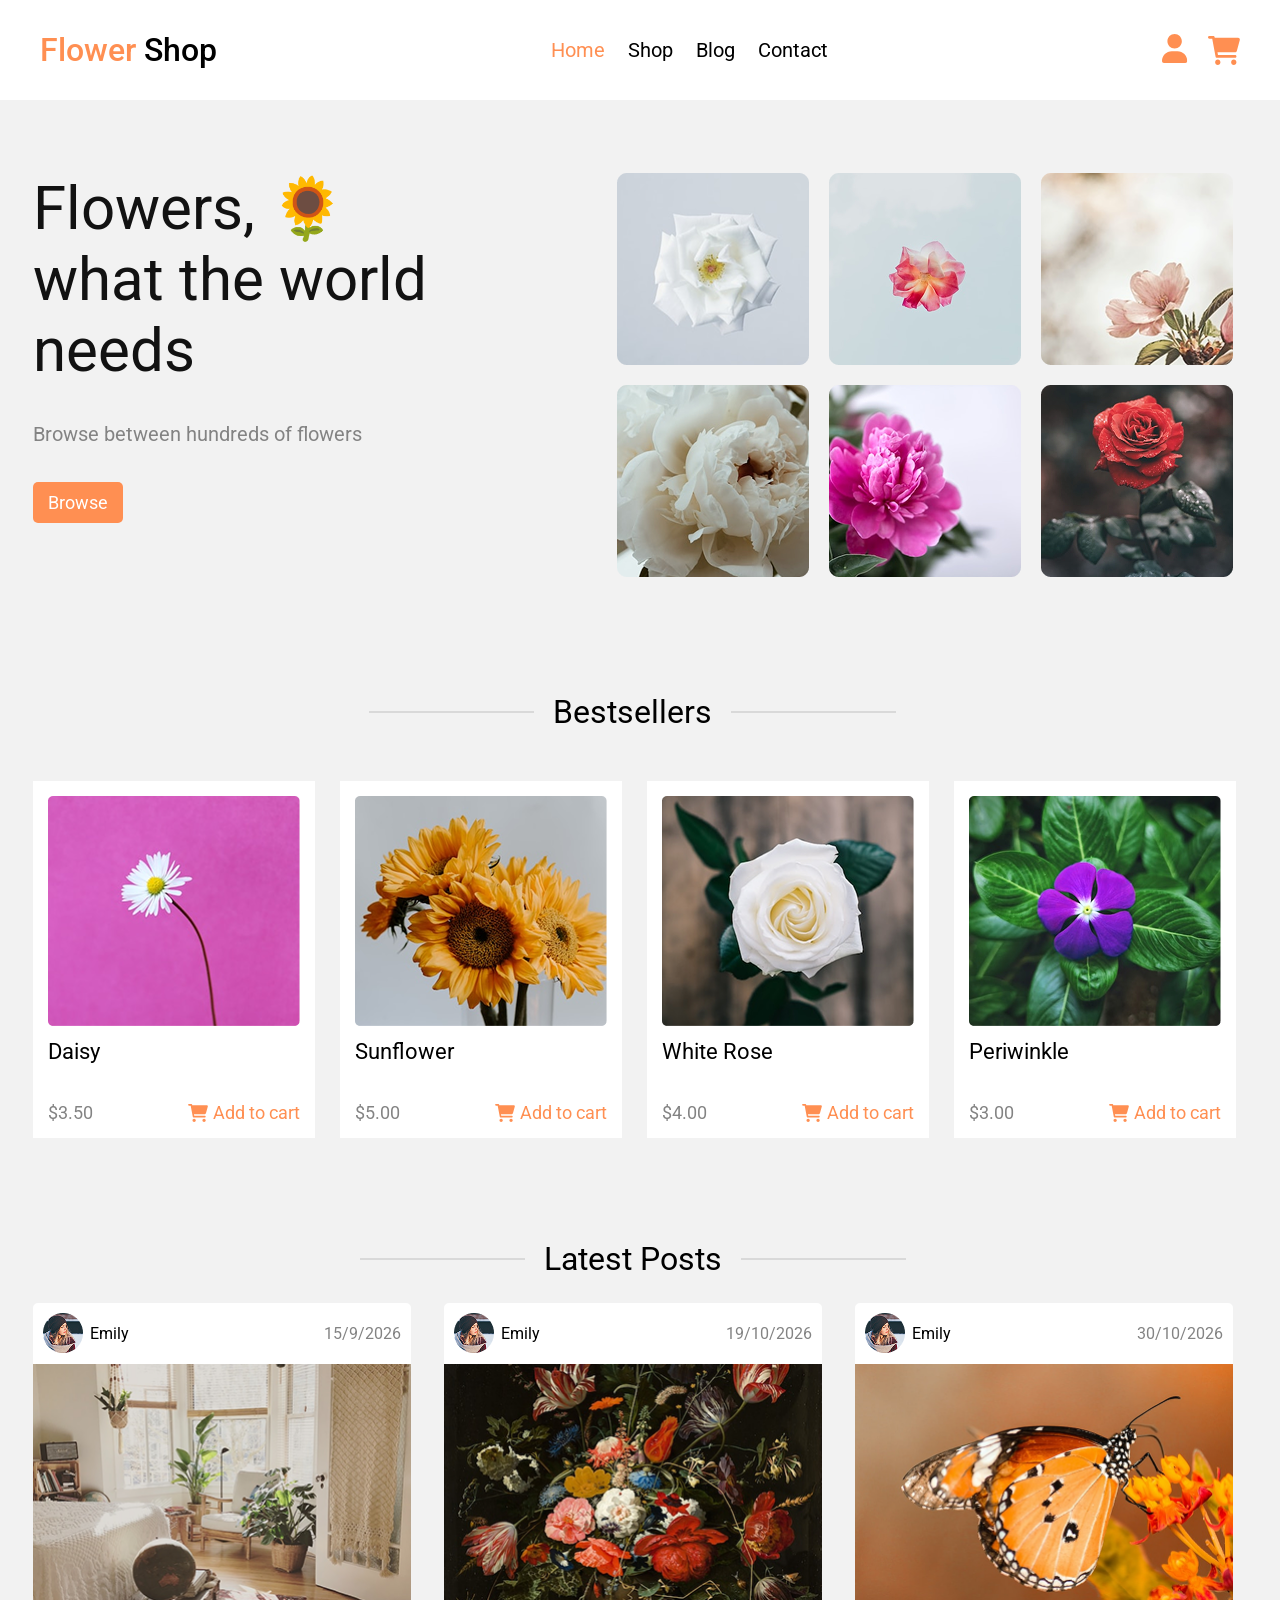
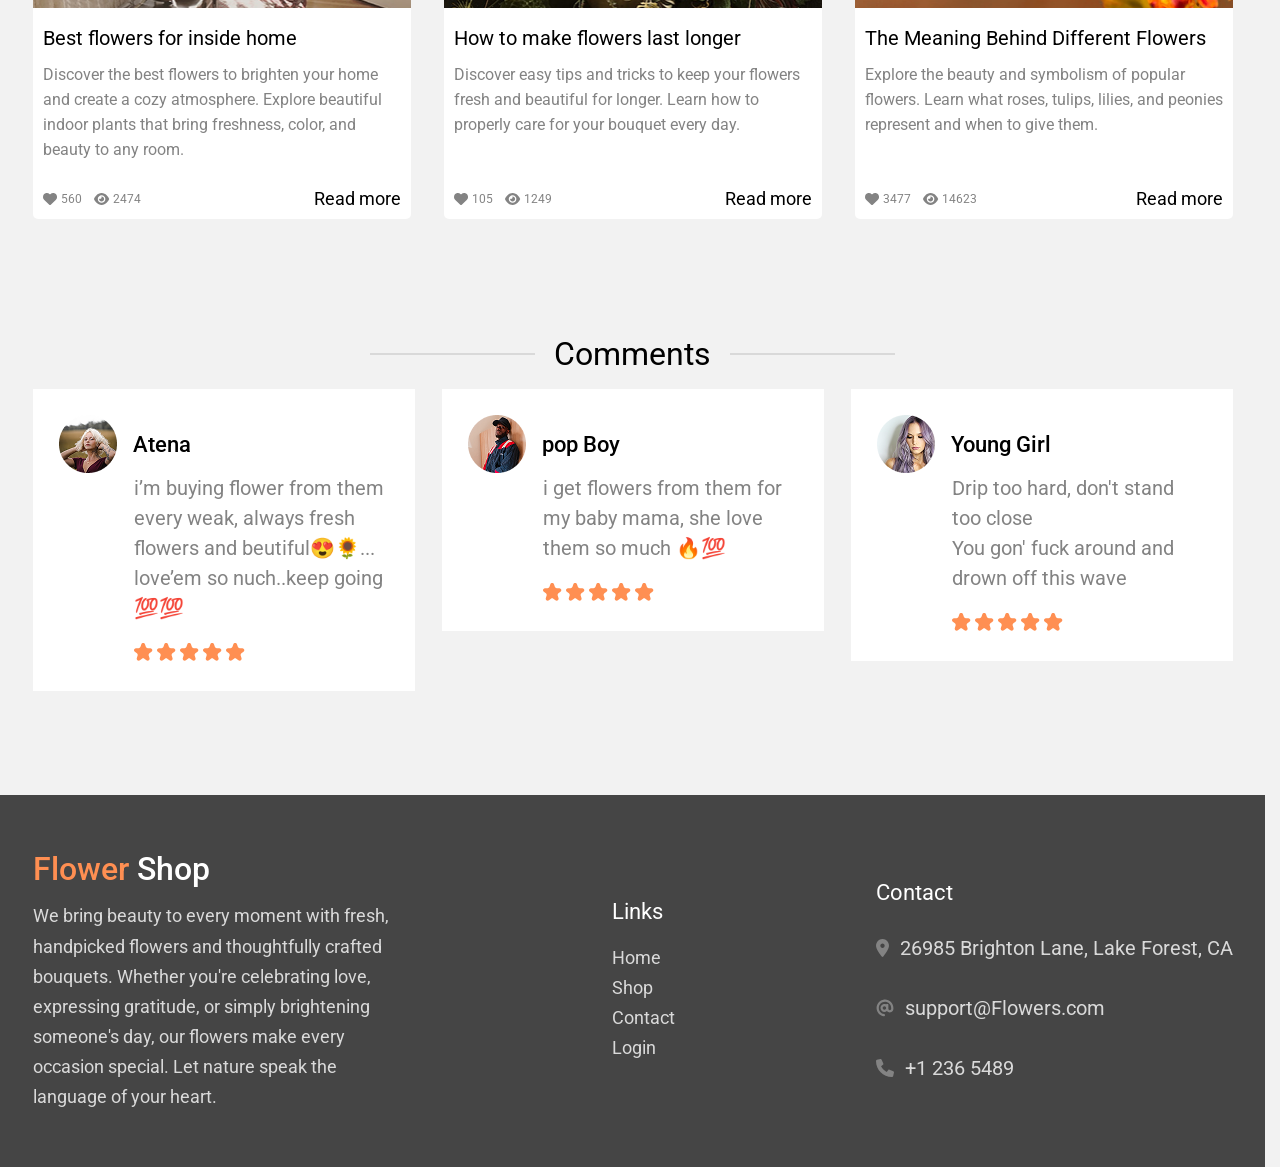
<file: index.html>
<!DOCTYPE html>
<html lang="en">
<head>
    <meta charset="UTF-8">
    <meta name="viewport" content="width=device-width, initial-scale=1.0">
    <link rel="stylesheet" href="styles/fonts.css">
    <link rel="stylesheet" href="styles/style.css">
    <title>Flower Shop</title>
</head>
<body>
    <header class="header">
        <nav class="nav container">
            <a href="./index.html" class="logo"><span>Flower</span> Shop</a>

            <ul class="nav__list">
                <li><a href="./index.html" class="nav__link nav__link--active">Home</a></li>
                <li><a href="shop.html" class="nav__link">Shop</a></li>
                <li><a href="#blog" class="nav__link">Blog</a></li>
                <li><a href="#footer" class="nav__link">Contact</a></li>
            </ul>

            <div class="nav__buttons">
                <a href="login.html" class="nav__button"><img src="./images/person.svg" alt=""></a>
                
                <a href="cart.html" class="nav__button nav__cart">
                    <img src="./images/cart.svg" alt="">
                    <span class="cart-count" data-cart-count hidden>0</span>
                </a>
            </div>
        </nav>
    </header>

    <main class="main">
        <section class="hero container">
            <div class="hero__content">
                <div class="hero__info">
                    <h1 class="hero__title">Flowers, 🌻 <br> what the world <br> needs</h1>
                    <p class="hero__desc">Browse between hundreds of flowers</p>
                    <a href="shop.html" class="hero__button">Browse</a>
                </div>

                <div class="hero__gallery">
                    <img src="./images/hero-flower1.png" alt="">
                    <img src="./images/hero-flower2.png" alt="">
                    <img src="./images/hero-flower3.png" alt="">
                    <img src="./images/hero-flower4.png" alt="">
                    <img src="./images/hero-flower5.png" alt="">
                    <img src="./images/hero-flower6.png" alt="">
                </div>
            </div>
        </section>

        <section class="bestsellers container">
            <h2 class="section-title bestsellers__title">Bestsellers</h2>

            <div class="product-cards">
                <div class="product-card">
                    <img class="product-card__image" src="" alt="">
                    <h3 class="product-card__title"></h3>

                    <div class="product-card__bottom">
                        <span class="product-card__price"></span>
                        <button class="product-card__button"><img src="./images/cart.svg" alt="">Add to cart</button>
                    </div>
                </div>

                <div class="product-card">
                    <img class="product-card__image" src="" alt="">
                    <h3 class="product-card__title"></h3>

                    <div class="product-card__bottom">
                        <span class="product-card__price"></span>
                        <button class="product-card__button"><img src="./images/cart.svg" alt="">Add to cart</button>
                    </div>
                </div>

                <div class="product-card">
                    <img class="product-card__image" src="" alt="">
                    <h3 class="product-card__title"></h3>

                    <div class="product-card__bottom">
                        <span class="product-card__price"></span>
                        <button class="product-card__button"><img src="./images/cart.svg" alt="">Add to cart</button>
                    </div>
                </div>

                <div class="product-card">
                    <img class="product-card__image" src="" alt="">
                    <h3 class="product-card__title"></h3>

                    <div class="product-card__bottom">
                        <span class="product-card__price"></span>
                        <button class="product-card__button"><img src="./images/cart.svg" alt="">Add to cart</button>
                    </div>
                </div>
            </div>
        </section>

        <section class="latest-posts container" id="blog">
            <h2 class="section-title latest-posts__title">Latest Posts</h2>

            <div class="latest-posts__cards">
                <div class="post-card">
                    <div class="post-card__top">
                        <div class="post-card__profile">
                            <img src="./images/emily-profile.png" alt="">
                            <p class="post-card__author">Emily</p>
                        </div>
                        <span class="post-card__date">15/9/2026</span>
                    </div>

                    <img class="post-card__image" src="./images/post1.png" alt="">

                    <div class="post-card__info">
                        <h3 class="post-card__title">Best flowers for inside home</h3>
                        <p class="post-card__desc">Discover the best flowers to brighten your home and create a cozy atmosphere. Explore beautiful indoor plants that bring freshness, color, and beauty to any room.</p>

                        <div class="post-card__bottom">
                            <div class="post-card__stat">
                                <span class="post-card__likes-count"><img src="./images/like.svg" alt="">560</span>
                                <span class="post-card__views-count"><img src="./images/view.svg" alt="">2474</span>
                            </div>
                            
                            <a href="https://plantura.garden/uk/houseplants/houseplant-collections/flowering-indoor-plants" class="post-card__link">Read more</a>
                        </div>
                    </div>
                </div>

                <div class="post-card">
                    <div class="post-card__top">
                        <div class="post-card__profile">
                            <img src="./images/emily-profile.png" alt="">
                            <p class="post-card__author">Emily</p>
                        </div>
                        <span class="post-card__date">19/10/2026</span>
                    </div>

                    <img class="post-card__image" src="./images/post2.png" alt="">

                    <div class="post-card__info">
                        <h3 class="post-card__title">How to make flowers last longer </h3>
                        <p class="post-card__desc">Discover easy tips and tricks to keep your flowers fresh and beautiful for longer. Learn how to properly care for your bouquet every day.</p>

                        <div class="post-card__bottom">
                            <div class="post-card__stat">
                                <span class="post-card__likes-count"><img src="./images/like.svg" alt="">105</span>
                                <span class="post-card__views-count"><img src="./images/view.svg" alt="">1249</span>
                            </div>
                            
                            <a href="https://www.evatrio.com/en/blog/how-to-make-your-bouquet-of-flowers-last-longer?srsltid=AYCX9vKI42JzeSU2reiKen1NkL8aECOHmLnv00NT-i62KT1OgwiAVKqD" class="post-card__link">Read more</a>
                        </div>
                    </div>
                </div>

                <div class="post-card">
                    <div class="post-card__top">
                        <div class="post-card__profile">
                            <img src="./images/emily-profile.png" alt="">
                            <p class="post-card__author">Emily</p>
                        </div>
                        <span class="post-card__date">30/10/2026</span>
                    </div>

                    <img class="post-card__image" src="./images/post3.png" alt="">

                    <div class="post-card__info">
                        <h3 class="post-card__title">The Meaning Behind Different Flowers</h3>
                        <p class="post-card__desc">Explore the beauty and symbolism of popular flowers. Learn what roses, tulips, lilies, and peonies represent and when to give them.</p>

                        <div class="post-card__bottom">
                            <div class="post-card__stat">
                                <span class="post-card__likes-count"><img src="./images/like.svg" alt="">3477</span>
                                <span class="post-card__views-count"><img src="./images/view.svg" alt="">14623</span>
                            </div>
                            
                            <a href="https://www.marthastewart.com/7882555/ultimate-guide-flower-meanings?utm_source=chatgpt.com" class="post-card__link">Read more</a>
                        </div>
                    </div>
                </div>
            </div>
        </section>

        <section class="comments container">
            <h2 class="section-title comments__title">Comments</h2>

            <div class="comments__cards">
                <div class="comment-card">
                    <div class="comment-card__profile">
                        <img src="./images/atena.png" alt="">
                        <h3 class="comment-card__author">Atena</h3>
                    </div>

                    <div class="comment-card__info">
                        <p class="comment-card__text">i’m buying flower from them every weak, always fresh flowers and beutiful😍🌻... love’em so nuch..keep going 💯💯</p>
                        <div class="comment-card__rating">
                            <img src="./images/star.svg" alt="">
                            <img src="./images/star.svg" alt="">
                            <img src="./images/star.svg" alt="">
                            <img src="./images/star.svg" alt="">
                            <img src="./images/star.svg" alt="">
                        </div>
                    </div>
                </div>

                <div class="comment-card">
                    <div class="comment-card__profile">
                        <img src="./images/pop-boy.png" alt="">
                        <h3 class="comment-card__author">pop Boy</h3>
                    </div>
                    
                    <div class="comment-card__info">
                        <p class="comment-card__text">i get flowers from them for my baby mama, she love them so much 🔥💯</p>
                        <div class="comment-card__rating">
                            <img src="./images/star.svg" alt="">
                            <img src="./images/star.svg" alt="">
                            <img src="./images/star.svg" alt="">
                            <img src="./images/star.svg" alt="">
                            <img src="./images/star.svg" alt="">
                        </div>
                    </div>
                </div>

                <div class="comment-card">
                    <div class="comment-card__profile">
                        <img src="./images/young-girl.png" alt="">
                        <h3 class="comment-card__author">Young Girl</h3>
                    </div>
                    
                    <div class="comment-card__info">
                        <p class="comment-card__text">Drip too hard, don't stand too close <br> You gon' fuck around and drown off this wave</p>
                        <div class="comment-card__rating">
                            <img src="./images/star.svg" alt="">
                            <img src="./images/star.svg" alt="">
                            <img src="./images/star.svg" alt="">
                            <img src="./images/star.svg" alt="">
                            <img src="./images/star.svg" alt="">
                        </div>
                    </div>
                </div>
            </div>
        </section>
    </main>

    <footer class="footer" id="footer">
        <nav class="footer__nav container">
            <div class="footer__company">
                <a href="./index.html" class="logo"><span>Flower</span> Shop</a>
                <p class="footer__text">We bring beauty to every moment with fresh, handpicked flowers and thoughtfully crafted bouquets. Whether you're celebrating love, expressing gratitude, or simply brightening someone's day, our flowers make every occasion special. Let nature speak the language of your heart.</p>
            </div>

            <div class="footer__links">
                <h3 class="footer__section-title footer__links-title">Links</h3>

                <ul class="footer__list">
                    <li><a href="./index.html" class="footer__link">Home</a></li>
                    <li><a href="shop.html" class="footer__link">Shop</a></li>
                    <li><a href="#footer" class="footer__link">Contact</a></li>
                    <li><a href="login.html" class="footer__link">Login</a></li>
                </ul>
            </div>

            <div class="footer__contact">
                <h3 class="footer__section-title footer__contact-title">Contact</h3>

                <div class="contact__list">
                    <a href="https://maps.app.goo.gl/9bkx3Jzmu4MfFSaE9" class="contact__link" target="_blank"><img src="./images/location.svg" alt="">26985 Brighton Lane, Lake Forest, CA</a>
                    <a href="mailto:support@Flowers.com" class="contact__link"><img src="./images/email.svg" alt="">support@Flowers.com</a>
                    <a href="tel:+12365489" class="contact__link"><img src="./images/phone.svg" alt="">+1 236 5489</a>
                </div>
            </div>
        </nav>
    </footer>

    <div class="toast-container"></div>

    <script type="module" src="./scripts/home.js"></script>
</body>
</html>
</file>
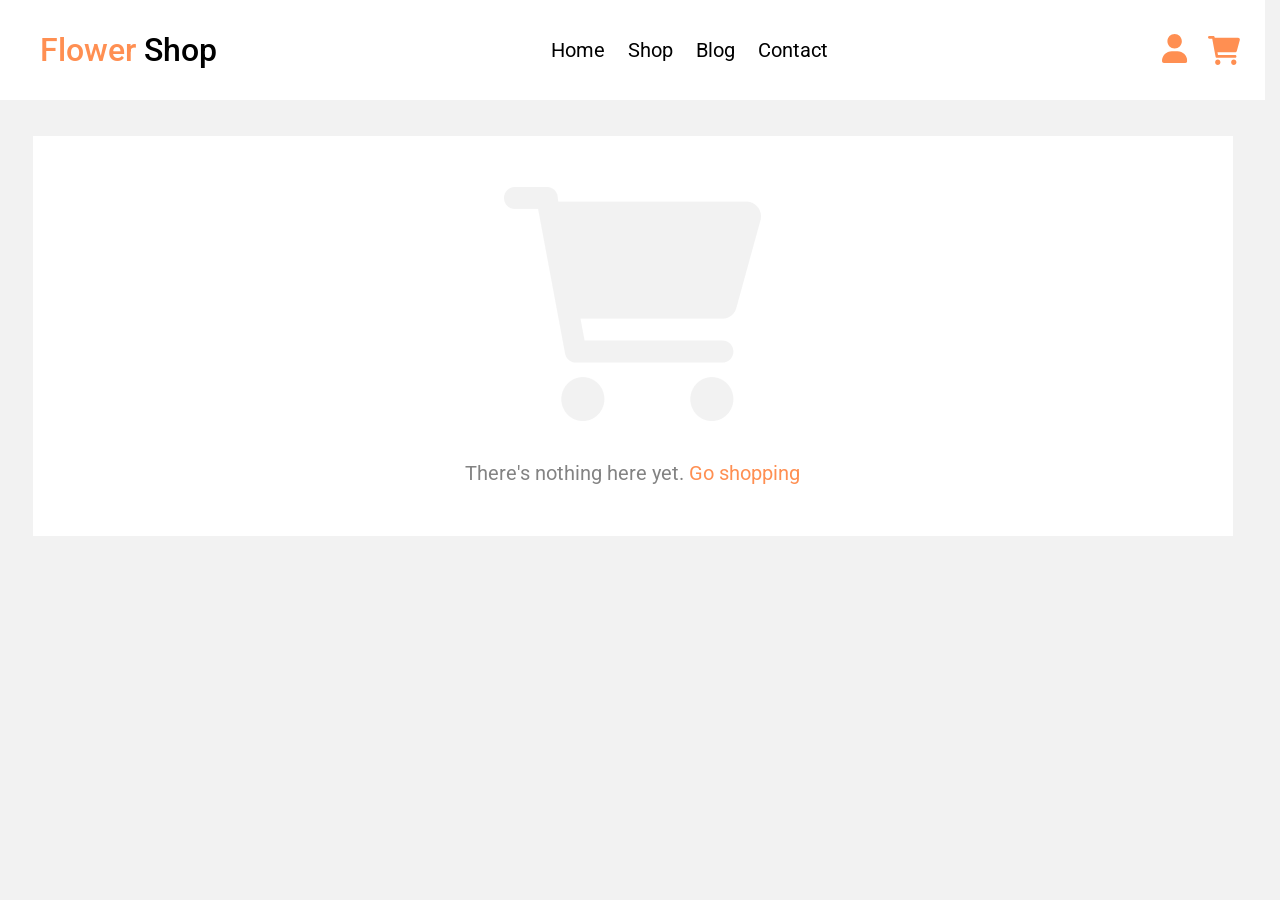
<file: cart.html>
<!DOCTYPE html>
<html lang="en">
<head>
    <meta charset="UTF-8">
    <meta name="viewport" content="width=device-width, initial-scale=1.0">
    <link rel="stylesheet" href="styles/fonts.css">
    <link rel="stylesheet" href="styles/style.css">
    <title>Flower Shop</title>
</head>
<body>
    <header class="header">
        <nav class="nav container">
            <a href="./index.html" class="logo"><span>Flower</span> Shop</a>

            <ul class="nav__list">
                <li><a href="./index.html" class="nav__link">Home</a></li>
                <li><a href="shop.html" class="nav__link">Shop</a></li>
                <li><a href="index.html#blog" class="nav__link">Blog</a></li>
                <li><a href="index.html#footer" class="nav__link">Contact</a></li>
            </ul>

            <div class="nav__buttons">
                <a href="login.html" class="nav__button"><img src="./images/person.svg" alt=""></a>

                <a href="cart.html" class="nav__button nav__cart">
                    <img src="./images/cart.svg" alt="">
                    <span class="cart-count" data-cart-count hidden>0</span>
                </a>
            </div>
        </nav>
    </header>

    <main class="main">
        <section class="empty-cart container">
            <div class="empty-cart__content">
                <img class="empty-cart__image" src="./images/empty-cart.png" alt="">
                <span class="empty-cart__text">There's nothing here yet. <a class="empty-cart__link" href="shop.html">Go shopping</a></span>
            </div>
        </section>
        
        <section class="cart container" hidden>
            <div class="cart__content">
                <div class="cart__list">
                    <h2 class="cart__title">Your Cart</h2>
                    <div class="cart__items"></div>
                </div>

                <div class="cart__checkout">
                    <h2 class="checkout__price"></h2>
                    <button class="checkout__button">Checkout</button>
                </div>
            </div>
        </section>
    </main>

    <script type="module" src="./scripts/cart.js"></script>
</body>
</html>
</file>
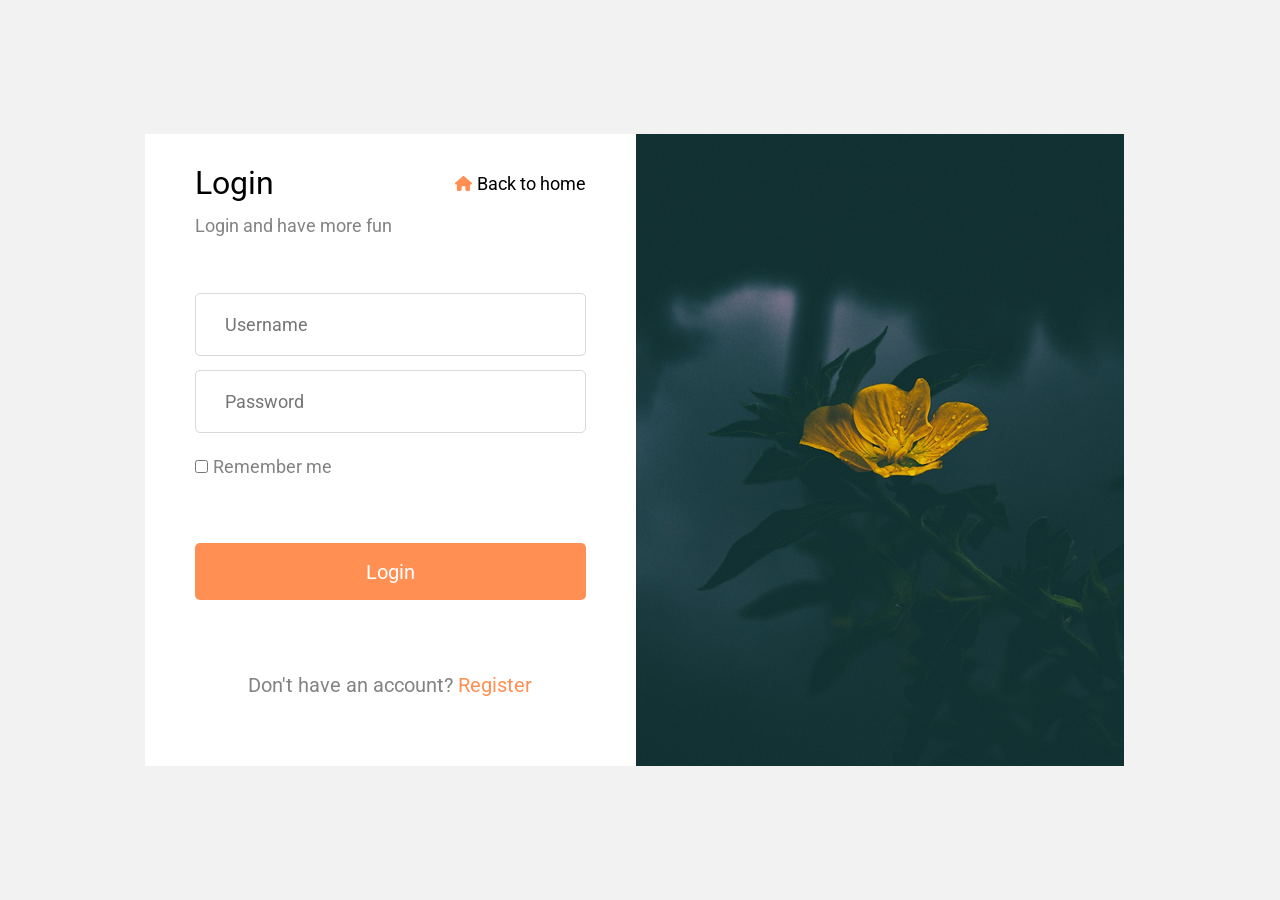
<file: login.html>
<!DOCTYPE html>
<html lang="en">
<head>
    <meta charset="UTF-8">
    <meta name="viewport" content="width=device-width, initial-scale=1.0">
    <link rel="stylesheet" href="styles/fonts.css">
    <link rel="stylesheet" href="styles/style.css">
    <title>Flower Shop</title>
</head>
<body>
    <main class="main">
        <section class="login">
            <div class="login__content">
                <div class="login__info">
                    <div class="login__top">
                        <h2 class="login__title">Login</h2>
                        <a href="index.html" class="back-to-home"><img src="./images/home.svg" alt="">Back to home</a>
                    </div>

                    <p class="login__desc">Login and have more fun</p>

                    <form action="/" class="login__form">
                        <input type="text" class="login__input login__username-input" placeholder="Username" required>
                        <input type="password" class="login__input login__password-input" placeholder="Password" required>
                        <label class="login__checkbox"><input type="checkbox" class="login__input-chekbox">Remember me</label>
                        <button type="submit" class="login__button">Login</button>
                    </form>

                    <span class="login__register-text">Don't have an account?<a href="register.html" class="login__register-link"> Register</a></span>
                </div>

                <img src="./images/login.png" alt="">
            </div>
        </section>
    </main>
</body>
</html>
</file>
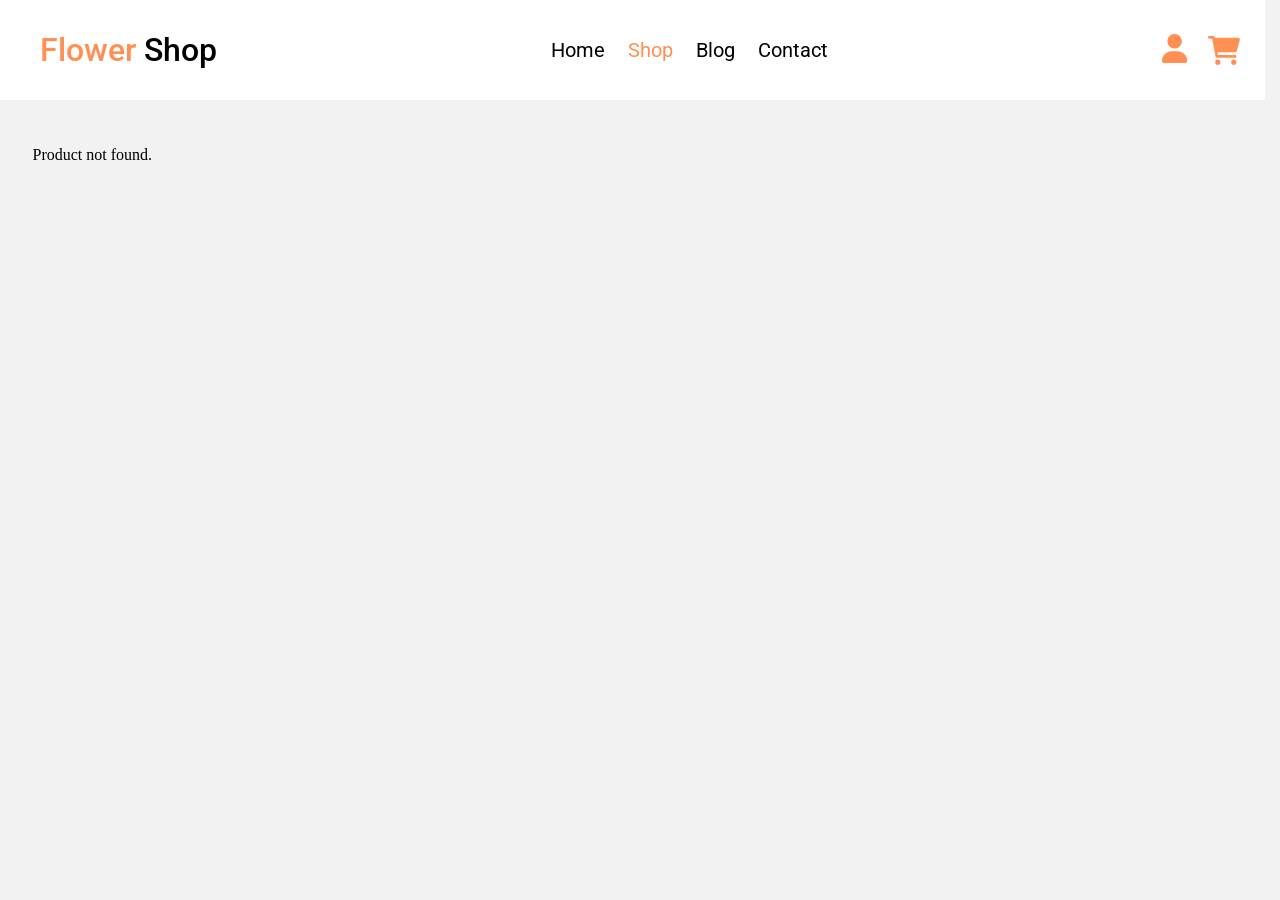
<file: product.html>
<!DOCTYPE html>
<html lang="en">
<head>
    <meta charset="UTF-8">
    <meta name="viewport" content="width=device-width, initial-scale=1.0">
    <link rel="stylesheet" href="styles/fonts.css">
    <link rel="stylesheet" href="styles/style.css">
    <title>Flower Shop</title>
</head>
<body>
    <header class="header">
        <nav class="nav container">
            <a href="./index.html" class="logo"><span>Flower</span> Shop</a>

            <ul class="nav__list">
                <li><a href="./index.html" class="nav__link">Home</a></li>
                <li><a href="shop.html" class="nav__link nav__link--active">Shop</a></li>
                <li><a href="index.html#blog" class="nav__link">Blog</a></li>
                <li><a href="index.html#footer" class="nav__link">Contact</a></li>
            </ul>

            <div class="nav__buttons">
                <a href="login.html" class="nav__button"><img src="./images/person.svg" alt=""></a>
                
                <a href="cart.html" class="nav__button nav__cart">
                    <img src="./images/cart.svg" alt="">
                    <span class="cart-count" data-cart-count hidden>0</span>
                </a>
            </div>
        </nav>
    </header>

    <main class="main">
        <section class="product">
            <div class="product__content container">
                <div class="product__info">
                    <img class="product__image" src="" alt="">

                    <div class="product__details">
                        <h2 class="product__name"></h2>
                        <p class="product__desc"></p>
                        
                        <div class="product__rating">
                            <img src="./images/star.svg" alt="">
                            <span class="rating__value"></span>
                        </div>

                        <span class="product__reviews-num"></span>

                        <div class="product__bottom">
                            <span class="product__price"></span>
                            <button class="product__button"><img src="./images/white-cart.svg" alt="">Add to cart</button>
                        </div>
                    </div>
                </div>

                <div class="product__reviews">
                    <div class="reviews__top">
                        <h2 class="reviews__title">Reviews</h2>
                        <button class="reviews__add-button">Add a review</button>
                    </div>

                    <div class="comment-card">
                        <div class="comment-card__profile">
                            <img src="./images/atena.png" alt="">
                            <h3 class="comment-card__author">Atena</h3>
                        </div>

                        <div class="comment-card__info">
                            <p class="comment-card__text">This flower is the best gift i’ve ever got</p>
                            <div class="comment-card__rating">
                                <img src="./images/star.svg" alt="">
                                <img src="./images/star.svg" alt="">
                                <img src="./images/star.svg" alt="">
                                <img src="./images/star.svg" alt="">
                                <img src="./images/star.svg" alt="">
                            </div>
                        </div>
                    </div>

                    <div class="comment-card">
                        <div class="comment-card__profile">
                            <img src="./images/atena.png" alt="">
                            <h3 class="comment-card__author">Atena</h3>
                        </div>

                        <div class="comment-card__info">
                            <p class="comment-card__text">This flower is the best gift i’ve ever got</p>
                            <div class="comment-card__rating">
                                <img src="./images/star.svg" alt="">
                                <img src="./images/star.svg" alt="">
                                <img src="./images/star.svg" alt="">
                                <img src="./images/star.svg" alt="">
                                <img src="./images/star.svg" alt="">
                            </div>
                        </div>
                    </div>

                    <div class="comment-card">
                        <div class="comment-card__profile">
                            <img src="./images/atena.png" alt="">
                            <h3 class="comment-card__author">Atena</h3>
                        </div>

                        <div class="comment-card__info">
                            <p class="comment-card__text">This flower is the best gift i’ve ever got</p>
                            <div class="comment-card__rating">
                                <img src="./images/star.svg" alt="">
                                <img src="./images/star.svg" alt="">
                                <img src="./images/star.svg" alt="">
                                <img src="./images/star.svg" alt="">
                                <img src="./images/star.svg" alt="">
                            </div>
                        </div>
                    </div>
                </div>

                <div class="product__recommendations">
                    <h3 class="recommendations__title">You might also like</h3>

                    <div class="recommendations__list">
                        <img src="./images/flower1.png" alt="">
                        <img src="./images/flower2.png" alt="">
                        <img src="./images/flower3.png" alt="">
                        <img src="./images/flower4.png" alt="">
                    </div>
                </div>
            </div>
        </section>
    </main>

    <div class="toast-container"></div>

    <script type="module" src="./scripts/product.js"></script>
</body>
</html>
</file>
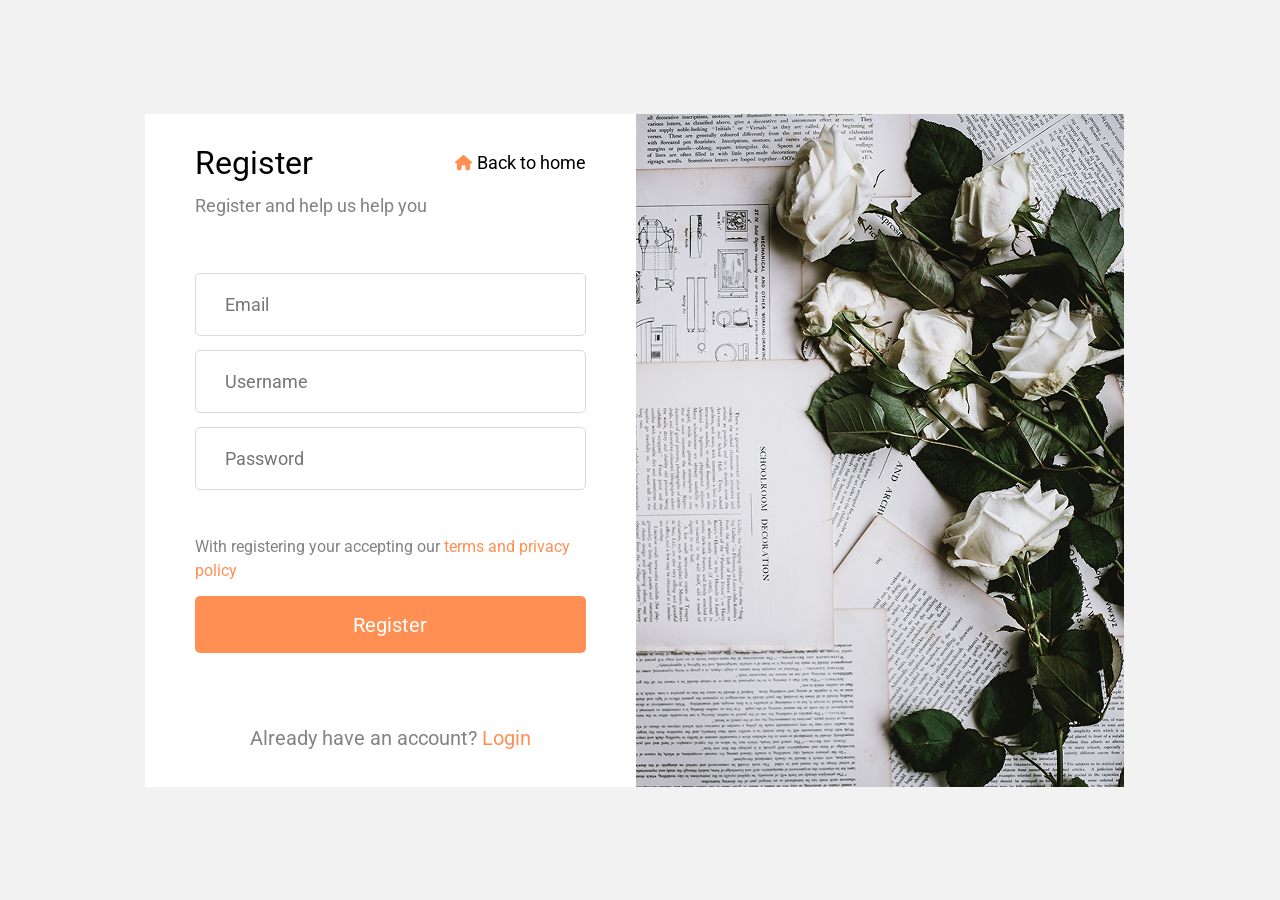
<file: register.html>
<!DOCTYPE html>
<html lang="en">
<head>
    <meta charset="UTF-8">
    <meta name="viewport" content="width=device-width, initial-scale=1.0">
    <link rel="stylesheet" href="styles/fonts.css">
    <link rel="stylesheet" href="styles/style.css">
    <title>Flower Shop</title>
</head>
<body>
    <main class="main">
        <section class="login">
            <div class="login__content">
                <div class="login__info">
                    <div class="login__top">
                        <h2 class="login__title">Register</h2>
                        <a href="index.html" class="back-to-home"><img src="./images/home.svg" alt="">Back to home</a>
                    </div>

                    <p class="login__desc">Register and help us help you</p>

                    <form action="/" class="login__form">
                        <input type="email" class="login__input login__email-input" placeholder="Email" required>
                        <input type="text" class="login__input login__username-input" placeholder="Username" required>
                        <input type="password" class="login__input login__password-input" placeholder="Password" required>
                        <span class="register__privacy-text">With registering your accepting our <a href="/" class="register__privacy-link">terms and privacy policy</a></span>
                        <button type="submit" class="login__button">Register</button>
                    </form>

                    <span class="login__register-text">Already have an account?<a href="login.html" class="login__register-link"> Login</a></span>
                </div>

                <img src="./images/register.png" alt="">
            </div>
        </section>
    </main>
</body>
</html>
</file>
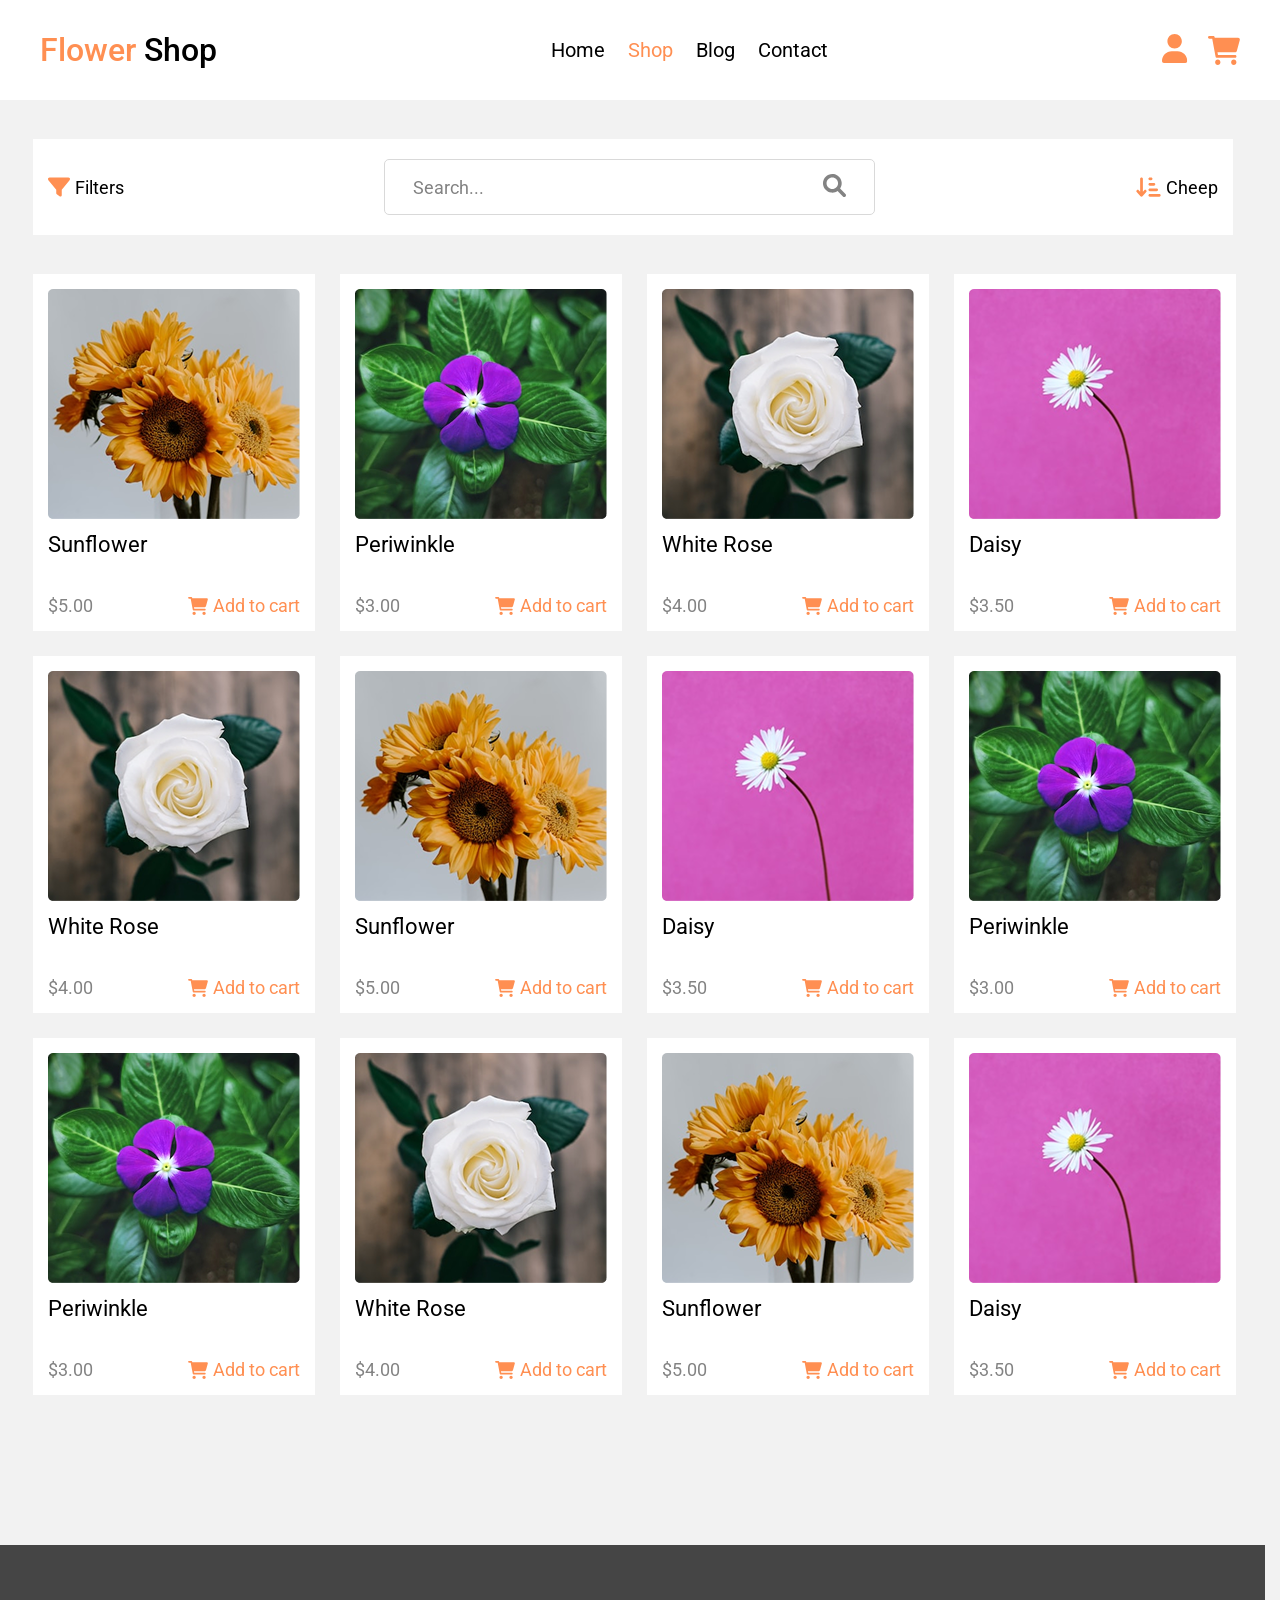
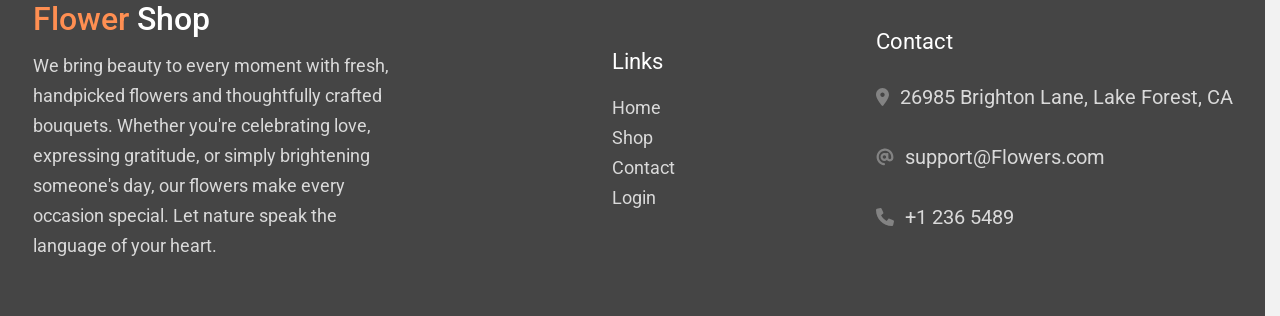
<file: shop.html>
<!DOCTYPE html>
<html lang="en">
<head>
    <meta charset="UTF-8">
    <meta name="viewport" content="width=device-width, initial-scale=1.0">
    <link rel="stylesheet" href="styles/fonts.css">
    <link rel="stylesheet" href="styles/style.css">
    <title>Flower Shop</title>
</head>
<body>
    <header class="header">
        <nav class="nav container">
            <a href="./index.html" class="logo"><span>Flower</span> Shop</a>

            <ul class="nav__list">
                <li><a href="./index.html" class="nav__link">Home</a></li>
                <li><a href="shop.html" class="nav__link nav__link--active">Shop</a></li>
                <li><a href="index.html#blog" class="nav__link">Blog</a></li>
                <li><a href="index.html#about" class="nav__link">Contact</a></li>
            </ul>

            <div class="nav__buttons">
                <a href="login.html" class="nav__button"><img src="./images/person.svg" alt=""></a>
                
                <a href="cart.html" class="nav__button nav__cart">
                    <img src="./images/cart.svg" alt="">
                    <span class="cart-count" data-cart-count hidden>0</span>
                </a>
            </div>
        </nav>
    </header>

    <main class="main shop-main">
        <section class="filters container">
            <div class="filters__content">
                <span><img src="./images/filter.svg" alt="">Filters</span>

                <form class="search__form">
                    <input class="search__input" type="search" placeholder="Search...">

                    <button class="search__button" type="submit">
                        <img src="./images/search.svg" alt="Search">
                    </button>
                </form>

                <span><img src="./images/filter-expensive.svg" alt="">Cheep</span>
            </div>
        </section>

        <section class="shop-cards container">
            <div class="product-cards">
                <div class="product-card" data-id="2">
                    <img class="product-card__image" src="./images/flower2.png" alt="">
                    <h3 class="product-card__title">Sunflower</h3>

                    <div class="product-card__bottom">
                        <span class="product-card__price">5$</span>
                        <button class="product-card__button"><img src="./images/cart.svg" alt="">Add to cart</button>
                    </div>
                </div>

                <div class="product-card" data-id="4">
                    <img class="product-card__image" src="./images/flower4.png" alt="">
                    <h3 class="product-card__title">Periwinkle</h3>

                    <div class="product-card__bottom">
                        <span class="product-card__price">5$</span>
                        <button class="product-card__button"><img src="./images/cart.svg" alt="">Add to cart</button>
                    </div>
                </div>

                <div class="product-card" data-id="3">
                    <img class="product-card__image" src="./images/flower3.png" alt="">
                    <h3 class="product-card__title">White Rose</h3>

                    <div class="product-card__bottom">
                        <span class="product-card__price">5$</span>
                        <button class="product-card__button"><img src="./images/cart.svg" alt="">Add to cart</button>
                    </div>
                </div>

                <div class="product-card" data-id="1">
                    <img class="product-card__image" src="./images/flower1.png" alt="">
                    <h3 class="product-card__title">Daisy</h3>

                    <div class="product-card__bottom">
                        <span class="product-card__price">5$</span>
                        <button class="product-card__button"><img src="./images/cart.svg" alt="">Add to cart</button>
                    </div>
                </div>

                <div class="product-card" data-id="3">
                    <img class="product-card__image" src="./images/flower3.png" alt="">
                    <h3 class="product-card__title">White Rose</h3>

                    <div class="product-card__bottom">
                        <span class="product-card__price">5$</span>
                        <button class="product-card__button"><img src="./images/cart.svg" alt="">Add to cart</button>
                    </div>
                </div>

                <div class="product-card" data-id="2">
                    <img class="product-card__image" src="./images/flower2.png" alt="">
                    <h3 class="product-card__title">Sun flower</h3>

                    <div class="product-card__bottom">
                        <span class="product-card__price">5$</span>
                        <button class="product-card__button"><img src="./images/cart.svg" alt="">Add to cart</button>
                    </div>
                </div>

                <div class="product-card" data-id="1">
                    <img class="product-card__image" src="./images/flower1.png" alt="">
                    <h3 class="product-card__title">Daisy</h3>

                    <div class="product-card__bottom">
                        <span class="product-card__price">5$</span>
                        <button class="product-card__button"><img src="./images/cart.svg" alt="">Add to cart</button>
                    </div>
                </div>

                <div class="product-card" data-id="4">
                    <img class="product-card__image" src="./images/flower4.png" alt="">
                    <h3 class="product-card__title">Periwinkle</h3>

                    <div class="product-card__bottom">
                        <span class="product-card__price">5$</span>
                        <button class="product-card__button"><img src="./images/cart.svg" alt="">Add to cart</button>
                    </div>
                </div>

                <div class="product-card" data-id="4">
                    <img class="product-card__image" src="./images/flower4.png" alt="">
                    <h3 class="product-card__title">Periwinkle</h3>

                    <div class="product-card__bottom">
                        <span class="product-card__price">5$</span>
                        <button class="product-card__button"><img src="./images/cart.svg" alt="">Add to cart</button>
                    </div>
                </div>

                <div class="product-card" data-id="3">
                    <img class="product-card__image" src="./images/flower3.png" alt="">
                    <h3 class="product-card__title">White Rose</h3>

                    <div class="product-card__bottom">
                        <span class="product-card__price">5$</span>
                        <button class="product-card__button"><img src="./images/cart.svg" alt="">Add to cart</button>
                    </div>
                </div>

                <div class="product-card" data-id="2">
                    <img class="product-card__image" src="./images/flower2.png" alt="">
                    <h3 class="product-card__title">Sunflower</h3>

                    <div class="product-card__bottom">
                        <span class="product-card__price">5$</span>
                        <button class="product-card__button"><img src="./images/cart.svg" alt="">Add to cart</button>
                    </div>
                </div>

                <div class="product-card" data-id="1">
                    <img class="product-card__image" src="./images/flower1.png" alt="">
                    <h3 class="product-card__title">Daisy</h3>

                    <div class="product-card__bottom">
                        <span class="product-card__price">5$</span>
                        <button class="product-card__button"><img src="./images/cart.svg" alt="">Add to cart</button>
                    </div>
                </div>
            </div>
        </section>
    </main>

    <footer class="footer" id="footer">
        <nav class="footer__nav container">
            <div class="footer__company">
                <a href="./index.html" class="logo"><span>Flower</span> Shop</a>
                <p class="footer__text">We bring beauty to every moment with fresh, handpicked flowers and thoughtfully crafted bouquets. Whether you're celebrating love, expressing gratitude, or simply brightening someone's day, our flowers make every occasion special. Let nature speak the language of your heart.</p>
            </div>

            <div class="footer__links">
                <h3 class="footer__section-title footer__links-title">Links</h3>

                <ul class="footer__list">
                    <li><a href="./index.html" class="footer__link">Home</a></li>
                    <li><a href="shop.html" class="footer__link">Shop</a></li>
                    <li><a href="index.html#footer" class="footer__link">Contact</a></li>
                    <li><a href="login.html" class="footer__link">Login</a></li>
                </ul>
            </div>

            <div class="footer__contact">
                <h3 class="footer__section-title footer__contact-title">Contact</h3>

                <div class="contact__list">
                    <a href="https://maps.app.goo.gl/9bkx3Jzmu4MfFSaE9" class="contact__link" target="_blank"><img src="./images/location.svg" alt="">26985 Brighton Lane, Lake Forest, CA</a>
                    <a href="mailto:support@Flowers.com" class="contact__link"><img src="./images/email.svg" alt="">support@Flowers.com</a>
                    <a href="tel:+12365489" class="contact__link"><img src="./images/phone.svg" alt="">+1 236 5489</a>
                </div>
            </div>
        </nav>
    </footer>

    <div class="toast-container"></div>

    <script type="module" src="./scripts/shop.js"></script>
</body>
</html>
</file>
<file: styles/fonts.css>
@font-face {
    font-family: 'Inter';
    src: url('../fonts/Inter-VariableFont_opsz,wght.ttf');
    font-style: normal;
    font-weight: 100 900;
}

@font-face {
    font-family: 'Roboto';
    src: url('../fonts/Roboto-VariableFont_wdth,wght.ttf');
    font-style: normal;
    font-weight: 100 900;
}
</file>
<file: styles/style.css>
* {
    margin: 0;
    padding: 0;
    box-sizing: border-box;
}

:root {
    --font-family: "Roboto", sans-serif;
    --second-family: "Inter", sans-serif;
}

html {
    scroll-behavior: smooth;
    scrollbar-gutter: stable;
}

body {
    min-height: 100vh;
    display: flex;
    flex-direction: column;
    background: #f2f2f2;
}

button {
    cursor: pointer;
}

ul {
    list-style: none;
}

a {
    text-decoration: none;
}

.container {
    width: 100%;
    max-width: 1230px;
    margin: 0 auto;
    padding: 0 15px;
}

.header {
    width: 100%;
    position: fixed;
    top: 0;
    left: 0;
    z-index: 100;
    background: #fff;
}

.nav {
    height: 100px;
    display: flex;
    align-items: center;
    justify-content: space-between;
}

.logo {
    font-family: var(--font-family);
    font-weight: 500;
    font-size: 32px;
    color: #000;
}

.logo span {
    color: #ff8f52;
}

.nav__list {
    display: flex;
    gap: 23px;
}

.nav__link {
    font-family: var(--font-family);
    font-weight: 400;
    font-size: 20px;
    color: #000;
}

.nav__link--active {
    color: #ff8f52;
}

.nav__buttons {
    display: flex;
    gap: 20px;
}

.nav__cart {
    position: relative;
    display: flex;
    align-items: center;
    justify-content: center;
}

.cart-count {
    position: absolute;
    top: 0;
    right: 0;
    min-width: 20px;
    height: 20px;
    padding: 0 3px;
    display: flex;
    align-items: center;
    justify-content: center;
    background: red;
    border-radius: 50%;
    font-family: var(--font-family);
    font-weight: 700;
    font-size: 12px;
    color: #fff;
    transform: translate(30%, -30%);
}

.hero {
    padding-top: 173px;
    margin-bottom: 116px;
}

.hero__content {
    display: flex;
    justify-content: space-between;
}

.hero__gallery {
    display: grid;
    gap: 20px;
    grid-template-columns: repeat(3, 1fr);
}

.hero__title {
    font-family: var(--font-family);
    font-weight: 400;
    font-size: 60px;
    color: #121212;
}

.hero__desc {
    font-family: var(--font-family);
    font-weight: 400;
    font-size: 20px;
    color: #838383;
    margin-bottom: 46px;
    margin-top: 36px;
}

.hero__button {
    padding: 10px 15px;
    border-radius: 5px;
    background: #ff8f52;
    font-family: var(--font-family);
    font-weight: 400;
    font-size: 18px;
    color: #fff;
}

.section-title {
    font-family: var(--font-family);
    font-weight: 400;
    font-size: 32px;
    color: #000;
    text-align: center;
    display: flex;
    align-items: center;
    justify-content: center;
    gap: 19px;
}

.section-title::after, .section-title::before {
    content: '';
    display: block;
    width: 165px;
    height: 2px;
    background-color: #d9d9d9;
}

.bestsellers {
    margin-bottom: 102px;
}

.bestsellers__title {
    margin-bottom: 50px;
}

.product-cards {
    display: grid;
    grid-template-columns: repeat(4, 1fr);
    gap: 25px;
}

.product-card {
    background: #fff;
    padding: 15px;
}

.product-card__title {
    font-family: var(--font-family);
    font-weight: 400;
    font-size: 22px;
    color: #000;
    margin-top: 9px;
    margin-bottom: 38px;
}

.product-card__bottom {
    display: flex;
    justify-content: space-between;
}

.product-card__price {
    font-family: var(--font-family);
    font-weight: 400;
    font-size: 18px;
    color: #838383;
}

.product-card__button {
    font-family: var(--font-family);
    font-weight: 400;
    font-size: 18px;
    color: #ff8f52;
    border: 0;
    outline: none;
    background: transparent;
    display: flex;
    align-items: center;
    gap: 5px;
}

.product-card__button img {
    width: 20px;
    height: 18px;
}

.latest-posts {
    margin-bottom: 116px;
}

.latest-posts__title {
    margin-bottom: 25px;
}

.latest-posts__cards {
    display: grid;
    grid-template-columns: repeat(3, minmax(0, 1fr));
    gap: 33px;
}

.post-card {
    display: flex;
    flex-direction: column;
    background: #fff;
    border-radius: 5px;
}

.post-card__top {
    display: flex;
    align-items: center;
    justify-content: space-between;
    margin-bottom: 11px;
    padding: 10px 10px 0 10px;
}

.post-card__profile {
    display: flex;
    align-items: center;
    gap: 7px;
}

.post-card__author {
    font-family: var(--font-family);
    font-weight: 400;
    font-size: 16px;
    color: #000;
}

.post-card__date {
    font-family: var(--font-family);
    font-weight: 400;
    font-size: 16px;
    color: #838383;
}

.post-card__info {
    display: flex;
    flex-direction: column;
    flex: 1;
    padding: 17px 10px 10px 10px;
}

.post-card__title {
    font-family: var(--font-family);
    font-weight: 400;
    font-size: 20px;
    color: #000;
    margin-bottom: 13px;
}

.post-card__desc {
    font-family: var(--font-family);
    font-weight: 400;
    font-size: 16px;
    line-height: 156%;
    color: #838383;
    margin-bottom: 26px;
}

.post-card__bottom {
    display: flex;
    justify-content: space-between;
    align-items: center;
    margin-top: auto;
}

.post-card__stat {
    display: flex;
    gap: 12px;
}

.post-card__likes-count, .post-card__views-count {
    font-family: var(--font-family);
    font-weight: 400;
    font-size: 12px;
    color: #838383;
    display: flex;
    align-items: center;
    gap: 3px;
}

.post-card__link {
    font-family: var(--font-family);
    font-weight: 400;
    font-size: 18px;
    color: #000;
}

.comments {
    margin-bottom: 104px;
}

.comments__title {
    margin-bottom: 16px;
}

.comments__cards {
    display: grid;
    align-items: start;
    gap: 27px;
    grid-template-columns: repeat(3, minmax(0, 1fr));
}

.comment-card {
    padding: 26px;
    background: #fff;
}

.comment-card__profile {
    display: flex;
    align-items: center;
    gap: 16px;
}

.comment-card__info {
    margin-left: 75px;
}

.comment-card__author {
    font-family: var(--font-family);
    font-weight: 500;
    font-size: 22px;
    color: #000;
}

.comment-card__text {
    font-family: var(--font-family);
    font-weight: 400;
    font-size: 20px;
    line-height: 150%;
    color: #838383;
    margin-bottom: 20px;
}

.footer {
    background: #454545;
}

.footer__nav {
    padding-top: 55px;
    padding-bottom: 55px;
    display: flex;
    align-items: center;
    justify-content: space-between;
}

.footer .logo {
    color: #fff;
}

.footer__text {
    font-family: var(--font-family);
    font-weight: 400;
    font-size: 18px;
    line-height: 167%;
    color: #d9d9d9;
    max-width: 379px;
    margin-top: 13px;
}

.footer__section-title {
    font-family: var(--font-family);
    font-weight: 400;
    font-size: 22px;
    color: #fff;
}

.footer__links-title {
    margin-bottom: 19px;
}

.footer__contact-title {
    margin-bottom: 28px;
}

.footer__link {
    font-family: var(--font-family);
    font-weight: 400;
    font-size: 18px;
    line-height: 167%;
    color: #d9d9d9;
}

.contact__list {
    display: flex;
    flex-direction: column;
    gap: 30px;
}

.contact__link {
    font-family: var(--font-family);
    font-weight: 400;
    font-size: 20px;
    line-height: 150%;
    color: #d9d9d9;
    display: flex;
    gap: 11px;
}

.shop-cards {
    margin-bottom: 150px;
}

.filters {
    margin-top: 139px;
    margin-bottom: 39px;
}

.filters__content {
    height: 96px;
    display: flex;
    align-items: center;
    justify-content: space-between;
    background: #fff;
    padding: 0 15px;
}

.filters__content span {
    font-family: var(--font-family);
    font-weight: 400;
    font-size: 18px;
    color: #000;
    display: flex;
    align-items: center;
    gap: 5px;
}

.search__form {
    width: 100%;
    height: 56px;
    max-width: 491px;
    display: flex;
    border: 1px solid #d9d9d9;
    border-radius: 5px;
    padding: 0 28px;
}

.search__input {
    font-family: var(--font-family);
    font-weight: 400;
    font-size: 18px;
    color: #000;
    width: 100%;
    border: 0;
    outline: none;
}

.search__input::placeholder {
    color: #838383;
}

.search__button {
    border: 0;
    background: transparent;
}

.search__input[type="search"]::-webkit-search-cancel-button {
    display: none;
    -webkit-appearance: none;
}

.login {
    min-height: 100vh;
    display: flex;
    justify-content: center;
    align-items: center;
}

.login__content {
    width: 100%;
    max-width: 976px;
    min-height: 632px;
    background: #fff;
    display: flex;
    justify-content: space-between;
}

.login__info {
    padding: 30px 50px;
}

.login__top {
    display: flex;
    justify-content: space-between;
    align-items: center;
}

.login__title {
    font-family: var(--font-family);
    font-weight: 400;
    font-size: 32px;
    color: #000;
}

.back-to-home {
    font-family: var(--font-family);
    font-weight: 400;
    font-size: 18px;
    color: #000;
    display: flex;
    gap: 5px;
}

.login__desc {
    font-family: var(--font-family);
    font-weight: 400;
    font-size: 18px;
    color: #838383;
    margin-top: 13px;
    margin-bottom: 57px;
}

.login__form {
    display: flex;
    flex-direction: column;
}

.login__input {
    font-family: var(--font-family);
    font-weight: 400;
    font-size: 18px;
    color: #838383;
    height: 63px;
    border: 1px solid #d9d9d9;
    border-radius: 5px;
    padding-left: 29px;
    outline: none;
}

.login__password-input {
    margin-top: 14px;
}

.login__checkbox {
    font-family: var(--font-family);
    font-weight: 400;
    font-size: 18px;
    color: #838383;
    display: flex;
    gap: 5px;
    margin-top: 23px;
    margin-bottom: 66px;
}

.login__button {
    font-family: var(--font-family);
    font-weight: 400;
    font-size: 20px;
    color: #fff;
    width: 391px;
    height: 57px;
    background: #ff8f52;
    border: 0;
    border-radius: 5px;
    margin-bottom: 73px;
}

.login__register-text {
    font-family: var(--font-family);
    font-weight: 400;
    font-size: 20px;
    color: #838383;
    display: block;
    text-align: center;
}

.register__privacy-text {
    font-family: var(--font-family);
    font-weight: 400;
    font-size: 16px;
    line-height: 156%;
    color: #838383;
    margin-bottom: 12px;
    margin-top: 45px;
}

.login__register-link, .register__privacy-link {
    color: #ff8f52;
}

.login__email-input {
    margin-bottom: 14px;
}

.cart, .empty-cart {
    padding-top: 136px;
    margin-bottom: 120px;
}

.empty-cart__content {
    height: 400px;
    display: flex;
    flex-direction: column;
    justify-content: center;
    align-items: center;
    gap: 40px;
    background: #fff;
}

.empty-cart__text {
    font-family: var(--font-family);
    font-weight: 400;
    font-size: 20px;
    color: #838383;
}

.empty-cart__link {
    font-family: var(--font-family);
    font-weight: 400;
    font-size: 20px;
    color: #ff8f52;
}

.product {
    margin-bottom: 130px;
    padding-top: 146px;
}

.product__content {
    display: grid;
    grid-template-columns: repeat(2, 1fr);
    gap: 30px;
}

.product__info:first-child {
    grid-column: 1 / -1;
}

.product__info {
    padding: 50px;
    background: #fff;
    display: flex;
    gap: 60px;
}

.product__image  {
    width: 356px;
    height: 326px;
}

.product__details {
    display: flex;
    flex-direction: column;
    flex: 1;
}

.product__name {
    font-family: var(--font-family);
    font-weight: 400;
    font-size: 24px;
    color: #000;
}

.product__desc {
    font-family: var(--font-family);
    font-weight: 400;
    font-size: 20px;
    line-height: 159%;
    color: #838383;
    margin-top: 22px;
    margin-bottom: 20px;
}

.product__rating {
    font-family: var(--font-family);
    font-weight: 400;
    font-size: 20px;
    color: #000;
    display: flex;
    align-items: center;
    gap: 7px;
}

.product__rating img {
    width: 18px;
    height: 17px;
}

.product__reviews-num {
    font-family: var(--font-family);
    font-weight: 400;
    font-size: 18px;
    color: #838383;
}

.product__bottom {
    display: flex;
    justify-content: space-between;
    align-items: end;
    margin-top: auto;
}

.product__price {
    font-family: var(--font-family);
    font-weight: 400;
    font-size: 22px;
    color: #000;
}

.product__button {
    font-family: var(--font-family);
    font-weight: 400;
    font-size: 18px;
    color: #fff;
    background: #ff8f52;
    padding: 10px 22px;
    border-radius: 5px;
    border: 0;
    display: flex;
    align-items: center;
    gap: 5px;
}

.product__button img {
    width: 20px;
    height: 18px;
}

.product__reviews {
    padding: 30px;
    background: #fff;
}

.reviews__title {
    font-family: var(--second-family);
    font-weight: 500;
    font-size: 22px;
    color: #000;
}

.reviews__add-button {
    font-family: var(--second-family);
    font-weight: 400;
    font-size: 22px;
    color: #ff8f52;
    background: transparent;
    border: 0;
}

.reviews__top {
    display: flex;
    justify-content: space-between;
}

.product__reviews .comment-card {
    padding: 12px 0;
}

.product__reviews .comment-card:nth-child(2) {
    padding: 30px 0;
}

.product__recommendations {
    padding: 30px;
    border-radius: 5px;
    background: #fff;
}

.recommendations__title {
    font-family: var(--second-family);
    font-weight: 400;
    font-size: 22px;
    color: #000;
    margin-bottom: 20px;
}

.recommendations__list {
    display: grid;
    grid-template-columns: repeat(2, 1fr);
    gap: 20px;
}

.cart__content {
    display: flex;
    gap: 20px;
    align-items: flex-start
}

.cart__list {
    padding: 40px;
    border-radius: 5px;
    background: #fff;
    flex: 1;
    min-width: 0;
}

.cart__title, .checkout__price {
    font-family: var(--font-family);
    font-weight: 400;
    font-size: 20px;
    color: #000;
}

.cart__title {
    margin-bottom: 50px;
}

.cart__items {
    display: flex;
    flex-direction: column;
    gap: 30px;
}

.cart__checkout {
    padding: 30px 15px 20px 15px;
    border-radius: 5px;
    background: #fff;
}

.checkout__button {
    font-family: var(--font-family);
    font-weight: 400;
    font-size: 18px;
    color: #fff;
    background: #ff8f52;
    padding: 10px 140px;
    border-radius: 5px;
    border: 0;
    margin-top: 21px;
}

.item {
    display: flex;
    gap: 30px;
}

.item__image {
    width: 146px;
    height: 146px;
}

.item__info {
    width: 100%;
    display: flex;
    flex-direction: column;
    flex: 1;
}

.item__top {
    display: flex;
    justify-content: space-between;
}

.item__name {
    font-family: var(--font-family);
    font-weight: 400;
    font-size: 22px;
    color: #000;
}

.item__delete-button {
    border: 0;
    background: transparent;
}

.item__delete-button img {
    width: 15px;
    height: 19px;
}

.item__bottom {
    display: flex;
    align-items: end;
    justify-content: space-between;
    margin-top: auto;
}

.item__price {
    font-family: var(--font-family);
    font-weight: 400;
    font-size: 18px;
    color: #838383;
    margin-top: 52px;
}

.quantity-counter {
    width: 75px;
    height: 35px;
    border: 1px solid #ff8f52;
    border-radius: 5px;
    display: flex;
    align-items: center;
    justify-content: center;
    gap: 9px;
}

.quantity-counter__num {
    font-family: var(--font-family);
    font-weight: 400;
    font-size: 16px;
    color: #121212;
}

.shop-main {
    flex: 1;
}

[hidden] {
    display: none !important;
}

.cart-count {
    position: absolute;
    top: 0;
    right: 0;
    min-width: 20px;
    height: 20px;
    padding: 0 4px;

    display: flex;
    align-items: center;
    justify-content: center;

    background: red;
    border-radius: 50%;

    font-family: var(--font-family);
    font-weight: 700;
    font-size: 12px;
    color: #fff;

    transform: translate(30%, -30%);
}

.quantity-counter__add-button,
.quantity-counter__subtract-button {
    font-family: var(--font-family);
    font-weight: 400;
    font-size: 22px;
    color: #ff8f52;
    border: 0;
    background: transparent;
}

.item__subtotal {
    font-family: var(--font-family);
    font-weight: 400;
    font-size: 20px;
    color: #000;
}

.toast-container {
    position: fixed;
    bottom: 30px;
    right: 30px;

    display: flex;
    flex-direction: column;
    gap: 10px;

    z-index: 1000;
}

.toast {
    padding: 14px 20px;

    background: #fff;
    border-radius: 10px;

    box-shadow: 0 4px 20px rgba(0, 0, 0, 0.15);

    font-family: var(--font-family);
    font-size: 16px;
    color: #000;

    opacity: 0;
    transform: translateX(20px);

    transition: opacity 0.3s, transform 0.3s;
}

.toast--visible {
    opacity: 1;
    transform: translateX(0);
}

.toast--hide {
    opacity: 0;
    transform: translateX(20px);
}

@keyframes toastShow {
    from {
        opacity: 0;
        transform: translateX(30px);
    }
    to {
        opacity: 1;
        transform: translateX(0);
    }
}

@keyframes toastHide {
    from {
        opacity: 1;
        transform: translateX(0);
    }
    to {
        opacity: 0;
        transform: translateX(30px);
    }
}
</file>
